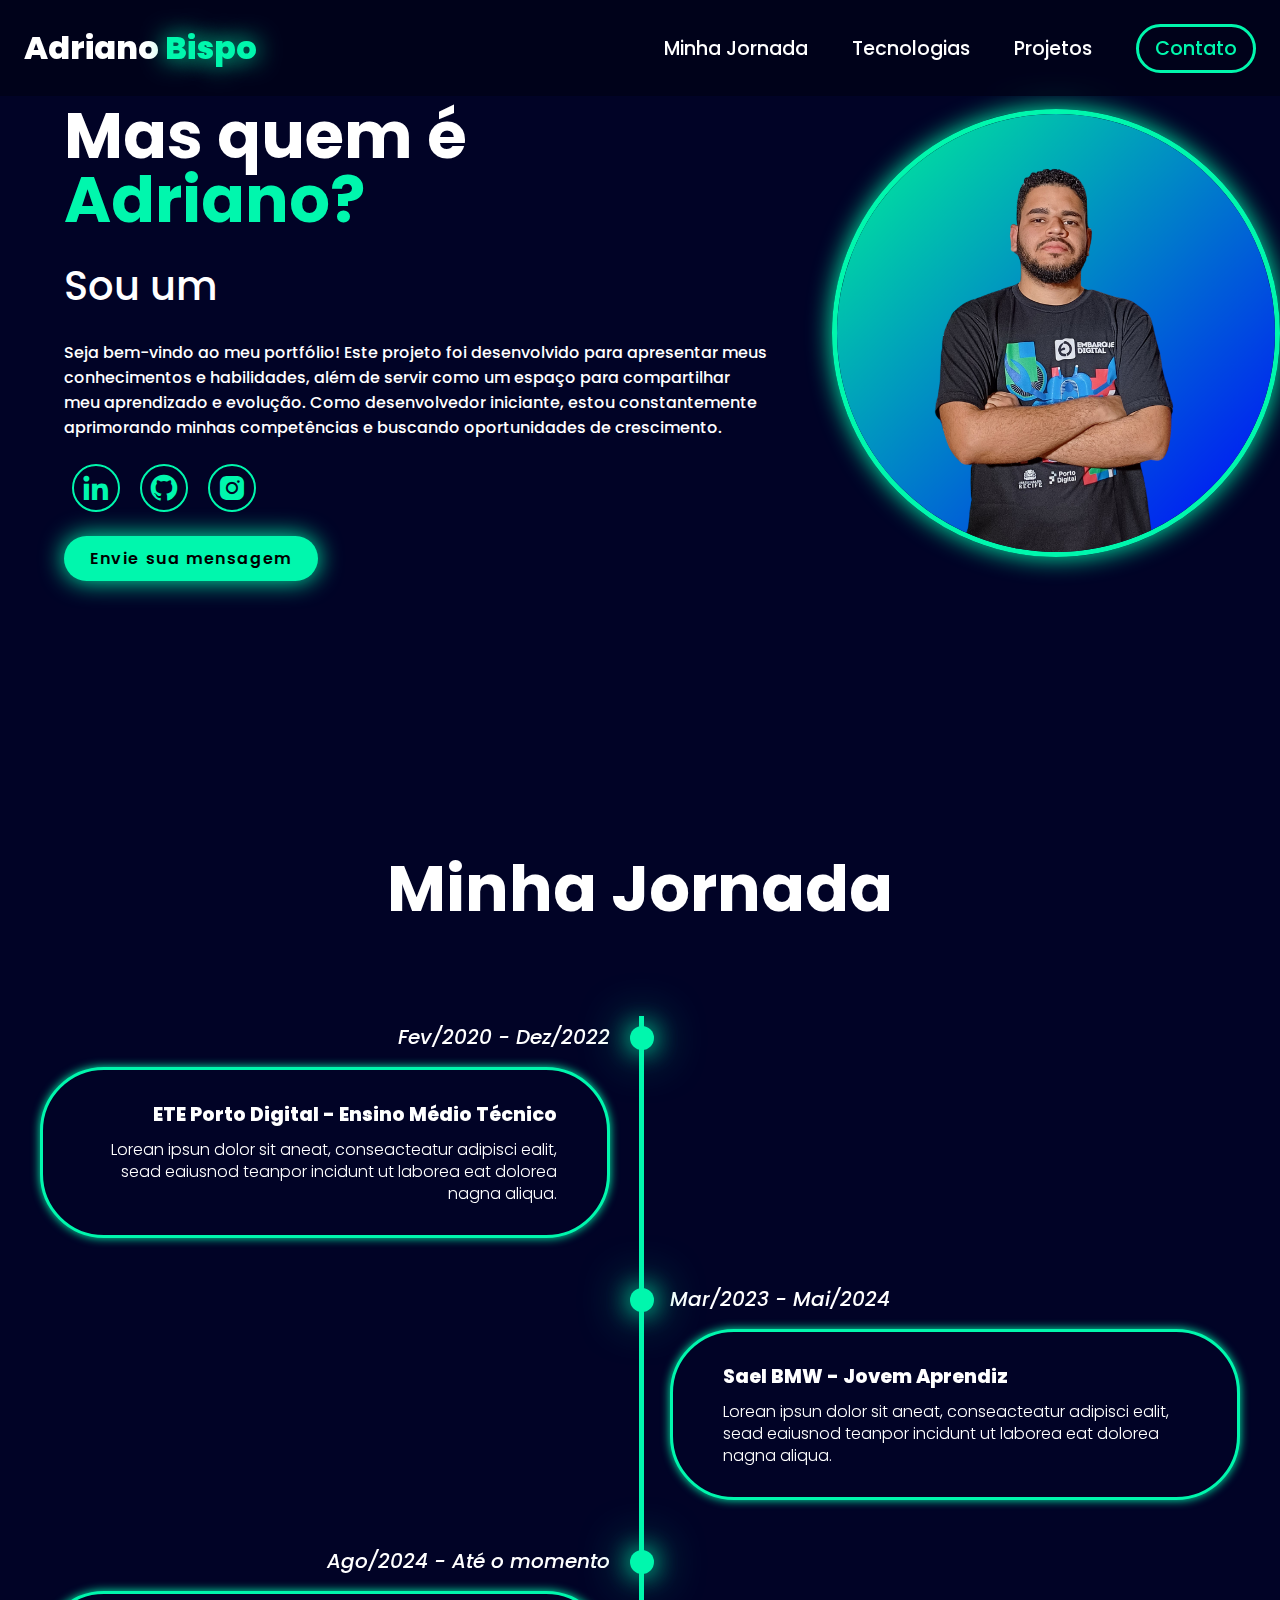
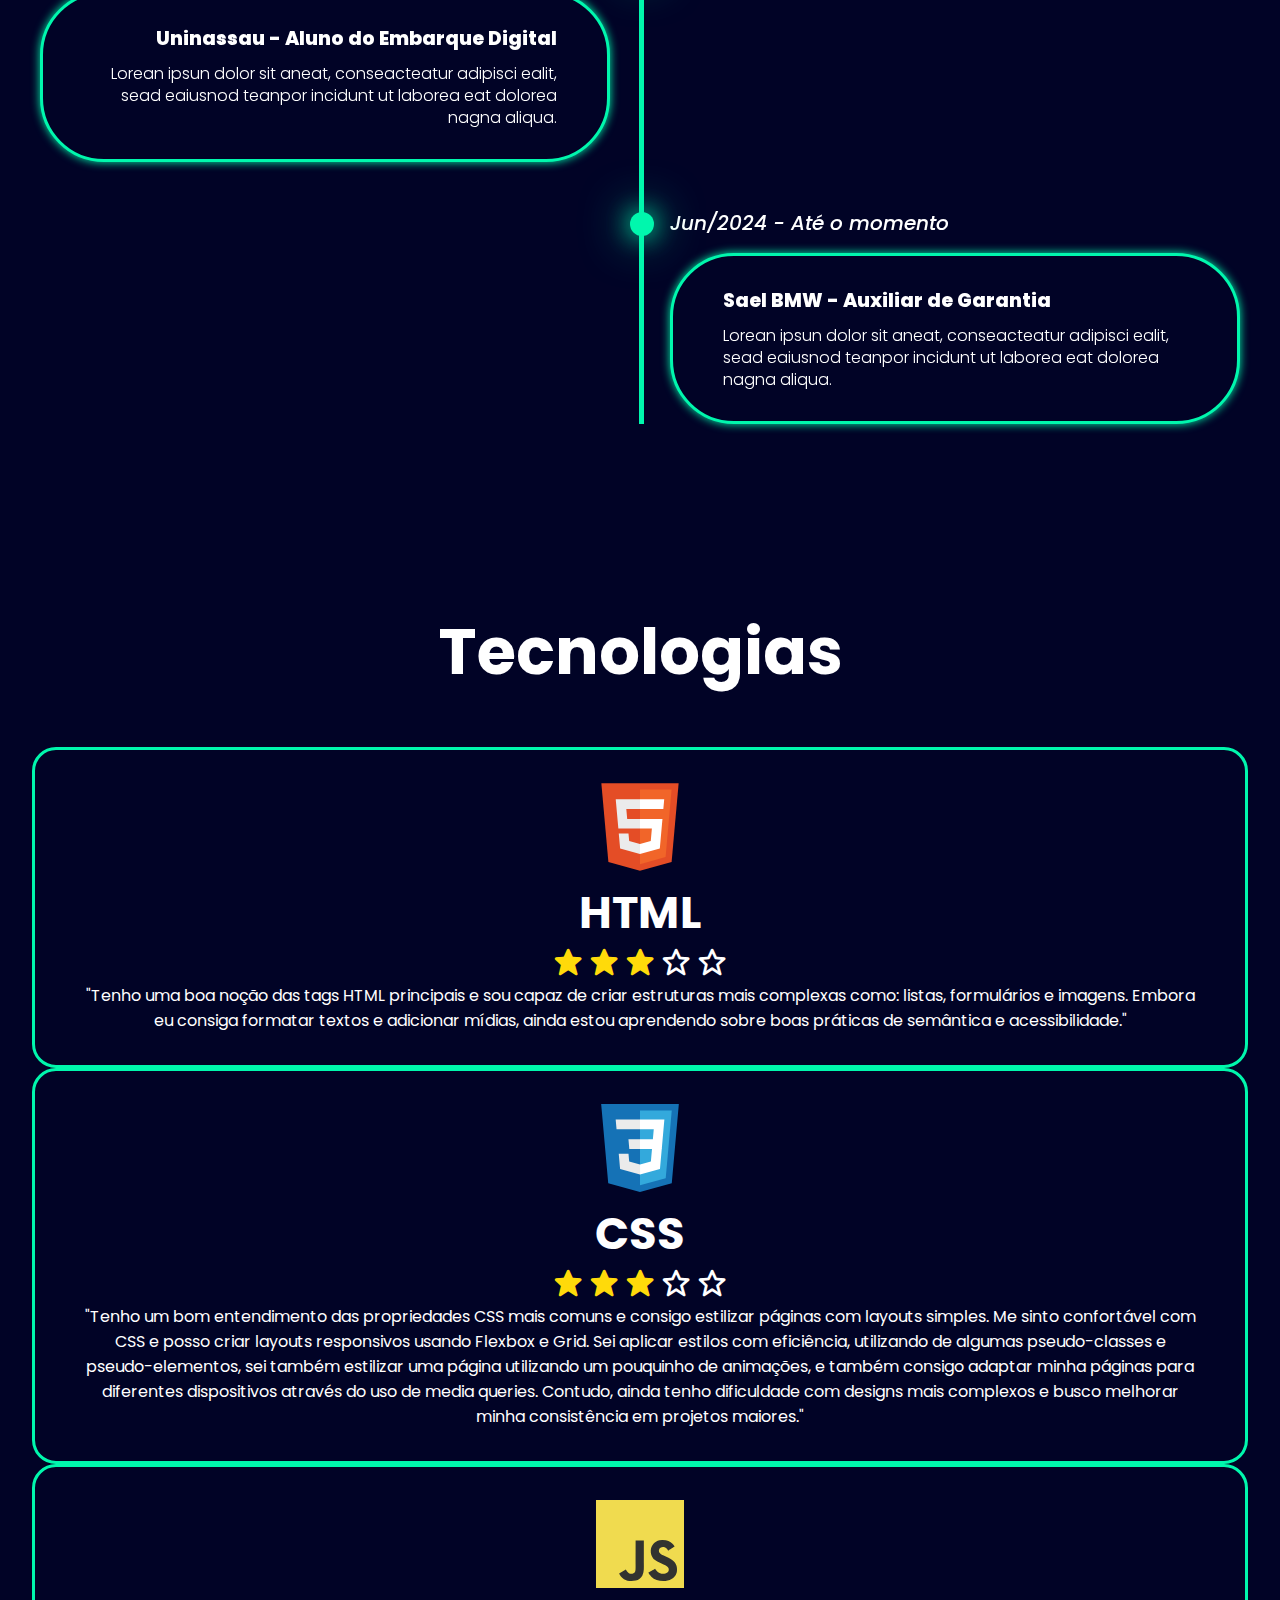
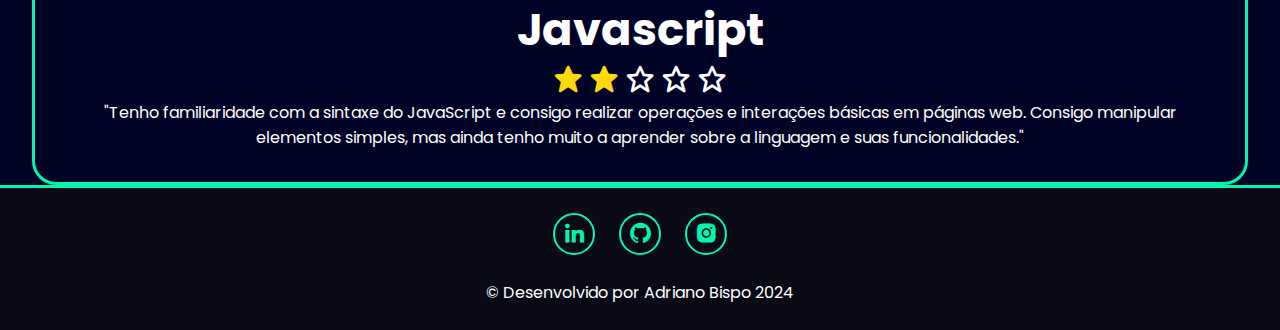
<file: index.html>
<!DOCTYPE html>
<html lang="pt-br">

<head>
    <meta charset="UTF-8">
    <meta name="viewport" content="width=device-width, initial-scale=1.0">

    <!-- Styles Links -->
    <link href='https://unpkg.com/boxicons@2.1.4/css/boxicons.min.css' rel='stylesheet'><!-- Boxicos library import -->
    <link rel="stylesheet" href="./styles/style.css"><!-- style css -->

    <title>Adriano Bispo</title>
</head>

<body>
    <!-- Header Section-->
    <header class="header">
        <a href="#introducion" class="logo">Adriano <span>Bispo</span></a>

        <i class='bx bx-menu' id="menu-icon"></i>

        <!-- Navbar -->
        <nav class="navbar">
            <a href="#journey">Minha Jornada</a>
            <a href="#techs">Tecnologias</a>
            <a href="./pages/projects.html">Projetos</a>
            <a href="./pages/contact.html" class="active">Contato</a>
        </nav>
    </header>

    <!-- Introducion Section -->
    <section class="introducion" id="introducion">
        <div class="introducion-content">
            <h1>Mas quem é <span>Adriano?</span></h1>
            <h3 class="text-animation"> Sou um <span></span></h3>
            <p>Seja bem-vindo ao meu portfólio! Este projeto foi desenvolvido para apresentar meus conhecimentos e
                habilidades, além de servir como um espaço para compartilhar meu aprendizado e evolução. Como
                desenvolvedor iniciante, estou constantemente aprimorando minhas competências e buscando oportunidades
                de crescimento.</p>

            <div class="social-icons">
                <a href="https://www.linkedin.com/in/adriano-bispo/">
                    <i class='bx bxl-linkedin'></i>
                </a>
                <a href="https://github.com/AdrianoBispo">
                    <i class='bx bxl-github'></i>
                </a>
                <a href="https://www.instagram.com/adrianov_bispo/">
                    <i class='bx bxl-instagram-alt'></i>
                </a>
            </div>

            <div class="btn-group">
                <a href="./pages/contact.html" class="btn">Envie sua mensagem</a>
            </div>
        </div>
        <div class="introducion-img">
            <img src="./img/adriano-bispo/perfil.png" alt="">
        </div>
    </section>

    <!-- Journey Section -->
    <section class="journey" id="journey">
        <h2 class="heading">Minha Jornada</h2>

        <div class="timeline-items">

            <div class="timeline-item">
                <div class="timeline-dot"></div>
                <div class="timeline-date">Fev/2020 - Dez/2022</div>
                <div class="timeline-content">
                    <h3>ETE Porto Digital - Ensino Médio Técnico</h3>
                    <p>Lorean ipsun dolor sit aneat, conseacteatur adipisci ealit, sead eaiusnod teanpor incidunt ut
                        laborea eat dolorea nagna aliqua.</p>
                </div>

            </div>

            <div class="timeline-item">
                <div class="timeline-dot"></div>
                <div class="timeline-date">Mar/2023 - Mai/2024</div>
                <div class="timeline-content">
                    <h3>Sael BMW - Jovem Aprendiz</h3>
                    <p>Lorean ipsun dolor sit aneat, conseacteatur adipisci ealit, sead eaiusnod teanpor incidunt ut
                        laborea eat dolorea nagna aliqua.</p>
                </div>

            </div>

            <div class="timeline-item">
                <div class="timeline-dot"></div>
                <div class="timeline-date">Ago/2024 - Até o momento</div>
                <div class="timeline-content">
                    <h3>Uninassau - Aluno do Embarque Digital</h3>
                    <p>Lorean ipsun dolor sit aneat, conseacteatur adipisci ealit, sead eaiusnod teanpor incidunt ut
                        laborea eat dolorea nagna aliqua.</p>
                </div>

            </div>

            <div class="timeline-item">
                <div class="timeline-dot"></div>
                <div class="timeline-date">Jun/2024 - Até o momento</div>
                <div class="timeline-content">
                    <h3>Sael BMW - Auxiliar de Garantia</h3>
                    <p>Lorean ipsun dolor sit aneat, conseacteatur adipisci ealit, sead eaiusnod teanpor incidunt ut
                        laborea eat dolorea nagna aliqua.</p>
                </div>
            </div>

        </div>

    </section>

    <!-- Techs Section -->
    <section class="techs" id="techs">
        <div class="techs-box">
            <h2 class="heading">Tecnologias</h2>

            <div class="wrapper">
                <div class="tech-item">
                    <img src="./img/icons/html5-original.svg" alt="">
                    <h2>HTML</h2>
                    <div class="rating">
                        <i class='bx bxs-star' id="golden-star"></i>
                        <i class='bx bxs-star' id="golden-star"></i>
                        <i class='bx bxs-star' id="golden-star"></i>
                        <i class='bx bx-star' id="empty-star"></i>
                        <i class='bx bx-star' id="empty-star"></i>
                    </div>
                    <p>
                        "Tenho uma boa noção das tags HTML principais e sou capaz de criar estruturas mais complexas como: listas, formulários e imagens. Embora eu consiga formatar textos e adicionar mídias, ainda estou aprendendo sobre boas práticas de semântica e acessibilidade."
                    </p>
                </div>

                <div class="tech-item">
                    <img src="./img/icons/css3-original.svg" alt="">
                    <h2>CSS</h2>
                    <div class="rating">
                        <i class='bx bxs-star' id="golden-star"></i>
                        <i class='bx bxs-star' id="golden-star"></i>
                        <i class='bx bxs-star' id="golden-star"></i>
                        <i class='bx bx-star' id="empty-star"></i>
                        <i class='bx bx-star' id="empty-star"></i>
                    </div>
                    <p>
                        "Tenho um bom entendimento das propriedades CSS mais comuns e consigo estilizar páginas com layouts simples. Me sinto confortável com CSS e posso criar layouts responsivos usando Flexbox e Grid. Sei aplicar estilos com eficiência, utilizando de algumas pseudo-classes e pseudo-elementos, sei também estilizar uma página utilizando um pouquinho de animações, e também consigo adaptar minha páginas para diferentes dispositivos através do uso de media queries. Contudo, ainda tenho dificuldade com designs mais complexos e busco melhorar minha consistência em projetos maiores."
                    </p>
                </div>

                <div class="tech-item">
                    <img src="./img/icons/javascript-original.svg" alt="">
                    <h2>Javascript</h2>
                    <div class="rating">
                        <i class='bx bxs-star' id="golden-star"></i>
                        <i class='bx bxs-star' id="golden-star"></i>
                        <i class='bx bx-star' id="empty-star"></i>
                        <i class='bx bx-star' id="empty-star"></i>
                        <i class='bx bx-star' id="empty-star"></i>
                    </div>
                    <p>
                        "Tenho familiaridade com a sintaxe do JavaScript e consigo realizar operações e interações básicas em páginas web. Consigo manipular elementos simples, mas ainda tenho muito a aprender sobre a linguagem e suas funcionalidades."
                    </p>
                </div>

            </div>
        </div>
    </section>

    <!-- Footer Section -->
    <footer class="footer">
        <div class="footer-social">
            <a href="https://www.linkedin.com/in/adriano-bispo/">
                <i class='bx bxl-linkedin'></i>
            </a>
            <a href="https://github.com/AdrianoBispo">
                <i class='bx bxl-github'></i>
            </a>
            <a href="https://www.instagram.com/adrianov_bispo/">
                <i class='bx bxl-instagram-alt'></i>
            </a>
        </div>

        <p class="copyright">© Desenvolvido por Adriano Bispo 2024</p>
    </footer>

<script src="script.js"></script>
</body>

</html>
</file>
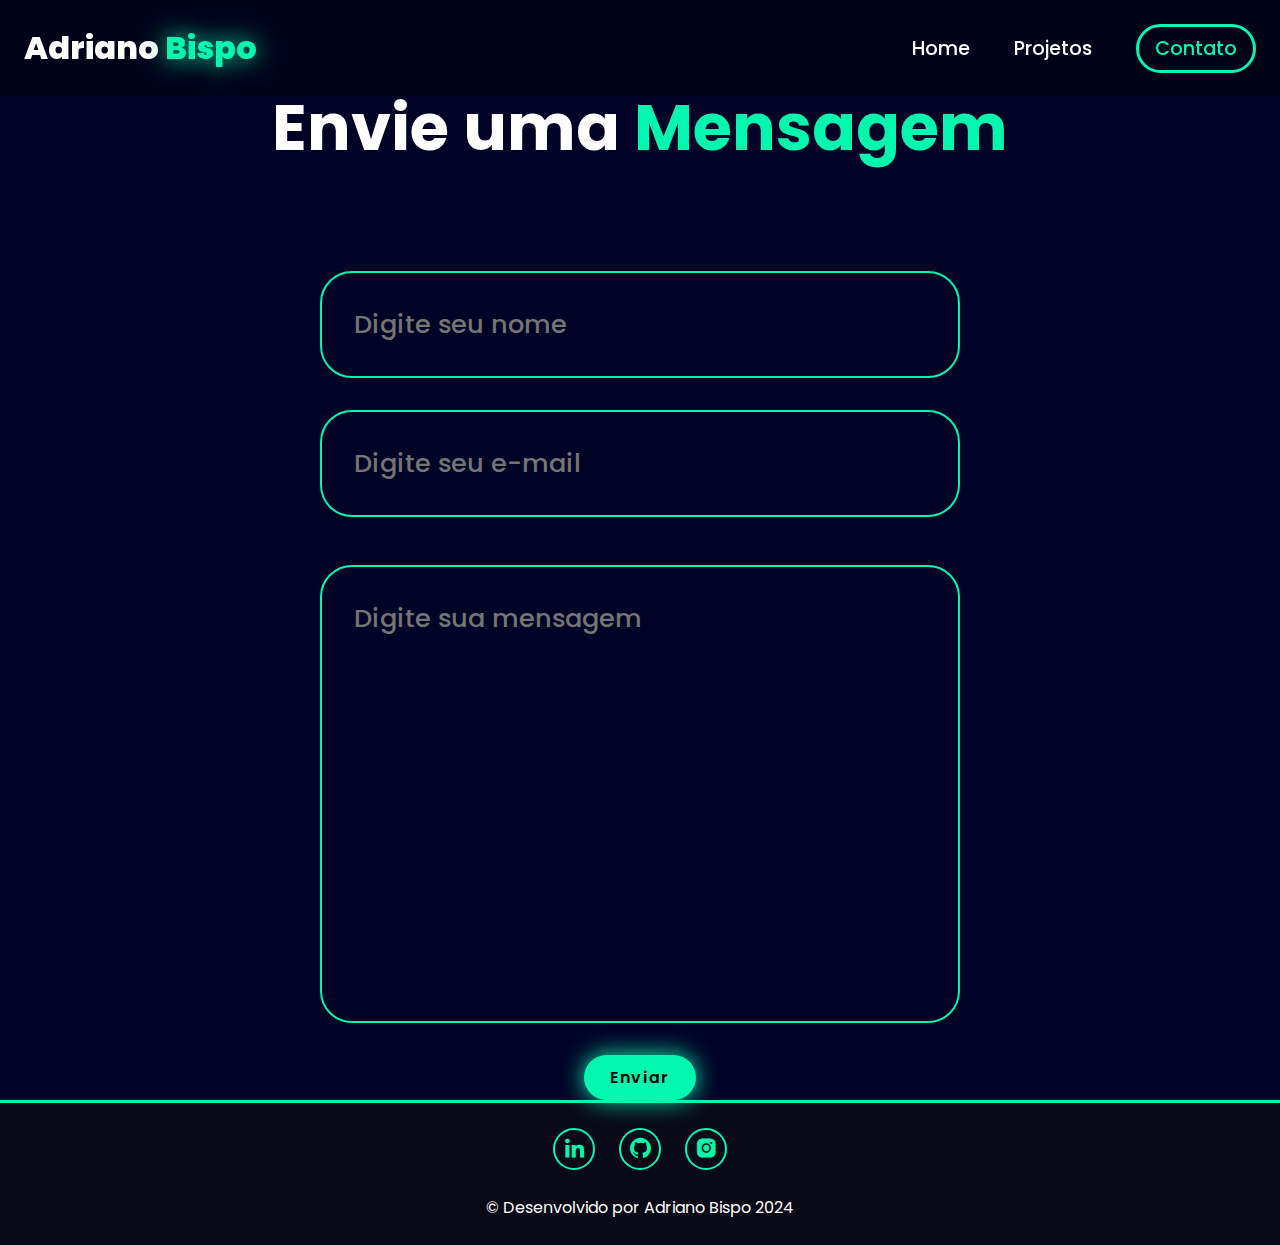
<file: pages/contact.html>
<!DOCTYPE html>
<html lang="pt-br">

<head>
    <meta charset="UTF-8">
    <meta name="viewport" content="width=device-width, initial-scale=1.0">

    <!-- Styles Links -->
    <link href='https://unpkg.com/boxicons@2.1.4/css/boxicons.min.css' rel='stylesheet'><!-- Boxicos library import -->
    <link rel="stylesheet" href="../styles/style.css"><!-- styles css -->
    <link rel="stylesheet" href="../styles/contact.css"><!-- contact style css-->

    <title>Entre em Contato</title>
</head>

<body>
    <!-- Header Section-->
    <header class="header">
        <a href="#contact" class="logo">Adriano <span>Bispo</span></a>

        <i class='bx bx-menu' id="menu-icon"></i>

        <!-- Navbar -->
        <nav class="navbar">
            <a href="../index.html#introducion">Home</a>
            <a href="../pages/projects.html">Projetos</a>
            <a href="#contact" class="active">Contato</a>
        </nav>
    </header>

    <!-- Contact Section -->
    <section class="contact" id="contact">
        <h2 class="heading">
            Envie uma <span>Mensagem</span>
        </h2>

        <!-- Area do formulário para envio dos dados -->
        <form action="https://api.staticforms.xyz/submit" method="post"> <!-- Integra a API do Static Forms -->
            <input type="hidden" name="accessKey" value="d94326f2-ef68-43cf-b26c-e41136a21a84">
            <!-- Chave de acesso da API -->

            <div class="input-group">
                <!-- Campo de Nome -->
                <input class="form__input" type="text" name="nome" placeholder="Digite seu nome" autocomplete="off" />

                <!-- Campo de E-mail -->
                <input class="form__input" type="email" name="email" placeholder="Digite seu e-mail" autocomplete="off" />

            </div>

            <!-- Campo de Mensagem -->
            <textarea id="form__textarea" name="mensagem" cols="30" rows="10" placeholder="Digite sua mensagem" autocomplete="off"></textarea>

            <!-- Botão de envio do formulário-->
            <button id="form__submit" type="submit" class="btn">Enviar</button>

        </form>
    </section>


    <!-- Footer Section -->
    <footer class="footer">
        <div class="footer-social">
            <a href="https://www.linkedin.com/in/adriano-bispo/">
                <i class='bx bxl-linkedin'></i>
            </a>
            <a href="https://github.com/AdrianoBispo">
                <i class='bx bxl-github'></i>
            </a>
            <a href="https://www.instagram.com/adrianov_bispo/">
                <i class='bx bxl-instagram-alt'></i>
            </a>
        </div>

        <p class="copyright">© Desenvolvido por Adriano Bispo 2024</p>
    </footer>

    <script src="../script.js"></script>
</body>

</html>
</file>
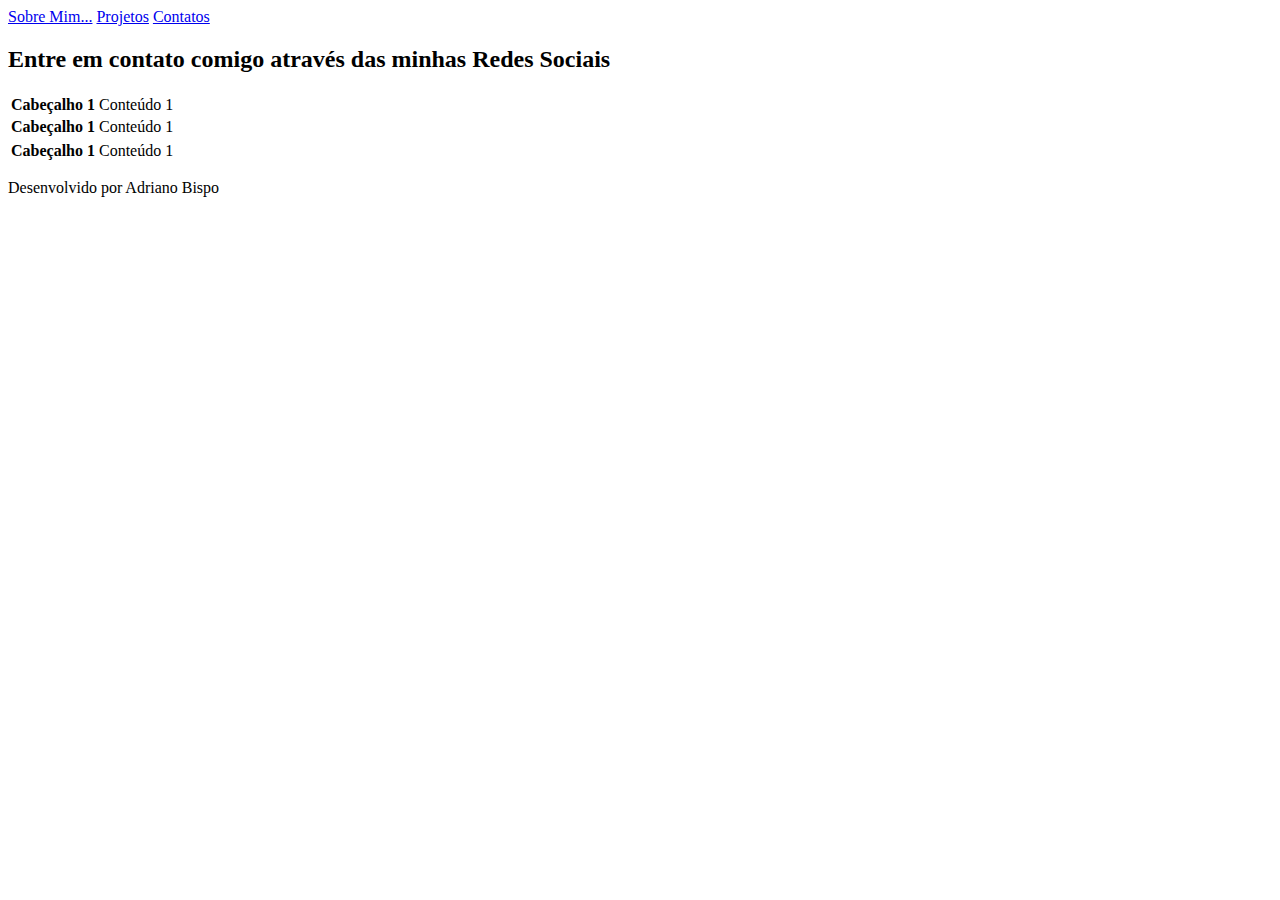
<file: pages/contatos.html>
<!DOCTYPE html>
<html lang="en">
<head>
    <meta charset="UTF-8">
    <meta name="viewport" content="width=device-width, initial-scale=1.0">
    <title>Contatos</title>
</head>
<body>
    <header>
        <nav>
            <a href="../index.html#sobre-mim">Sobre Mim...</a>
            <a href="projetos.html">Projetos</a>
            <a href="#">Contatos</a>
        </nav>
    </header>

<main>
    <section>
        <h2>Entre em contato comigo através das minhas Redes Sociais</h2>
    
        <table>
            <tr>
                <th>Cabeçalho 1</th>
                <td>Conteúdo 1</td>
            </tr>

            <tr>
                <th>Cabeçalho 1</th>
                <td>Conteúdo 1</td>
            </tr>

            <tr></tr>
                <th>Cabeçalho 1</th>
                <td>Conteúdo 1</td>
            </tr>
        </table>
    </section>
</main>

<footer> <p>Desenvolvido por Adriano Bispo</p> </footer>
</body>
</html>
</file>
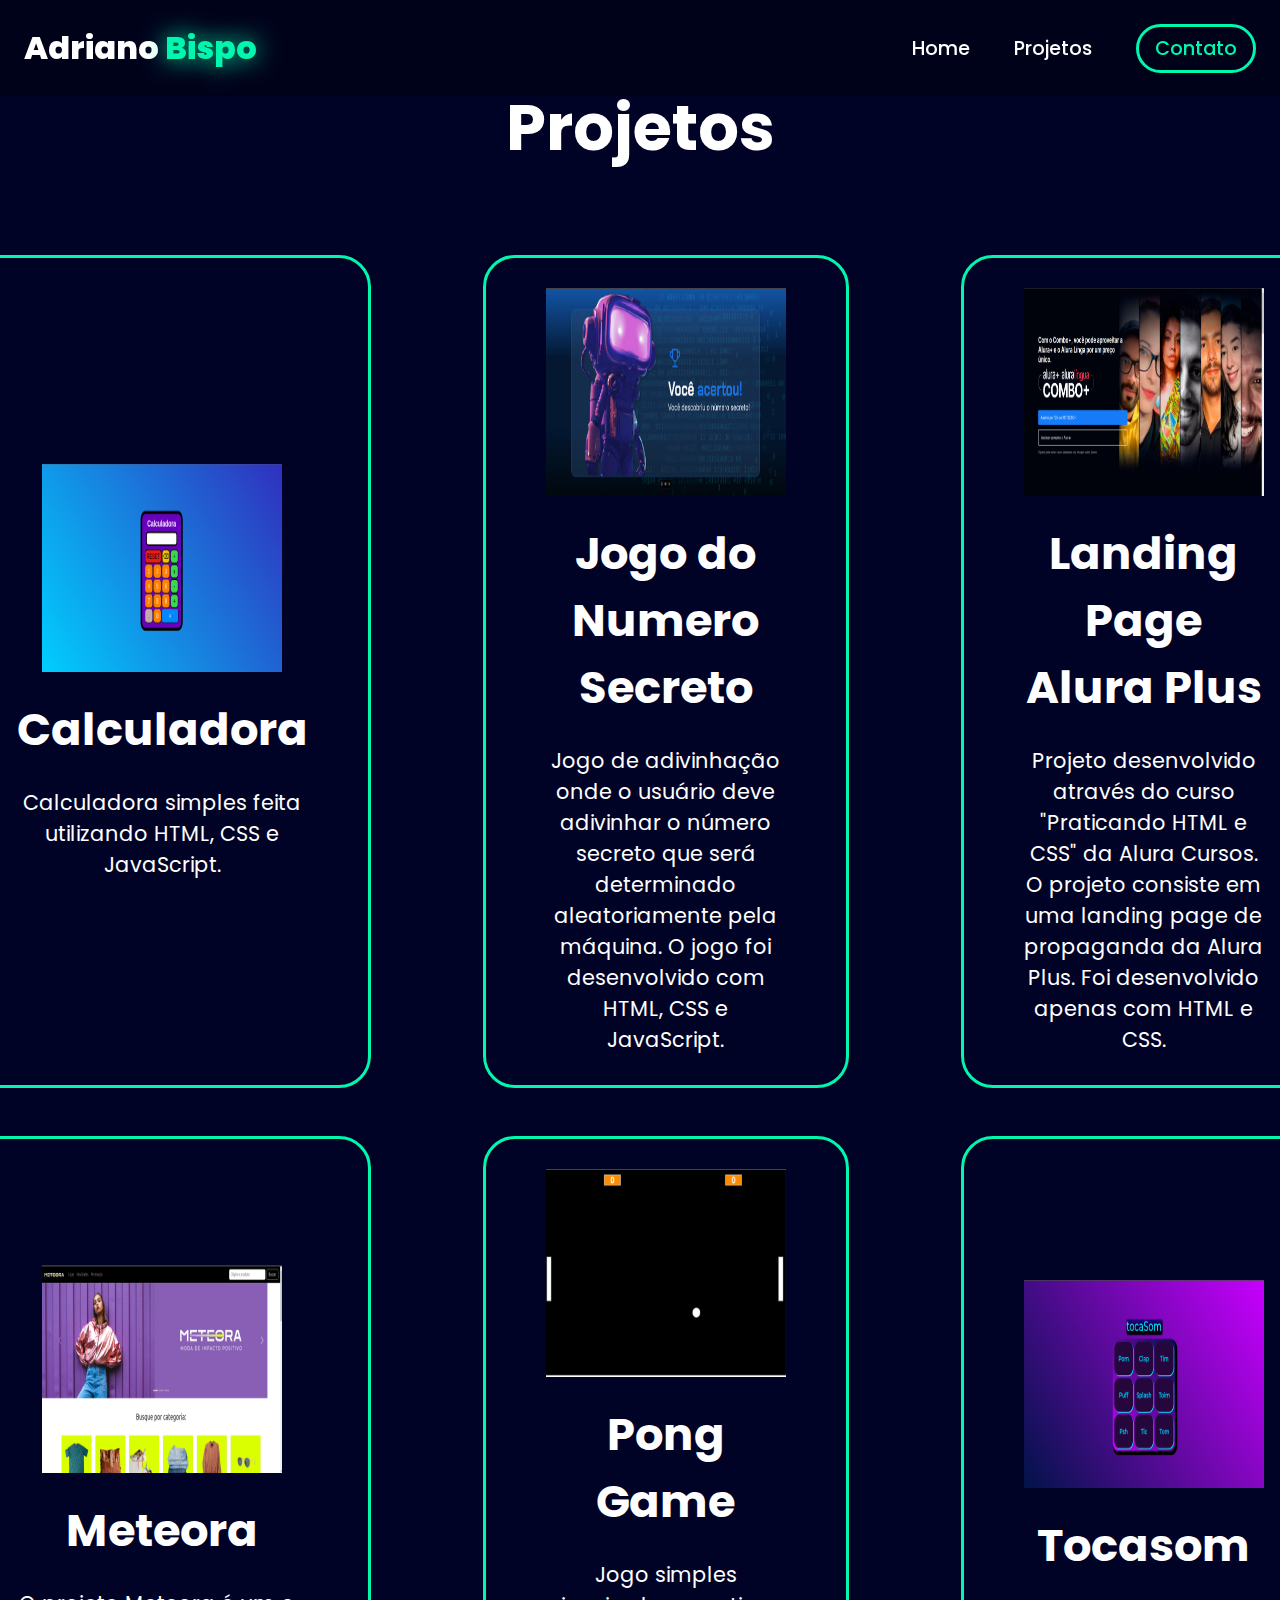
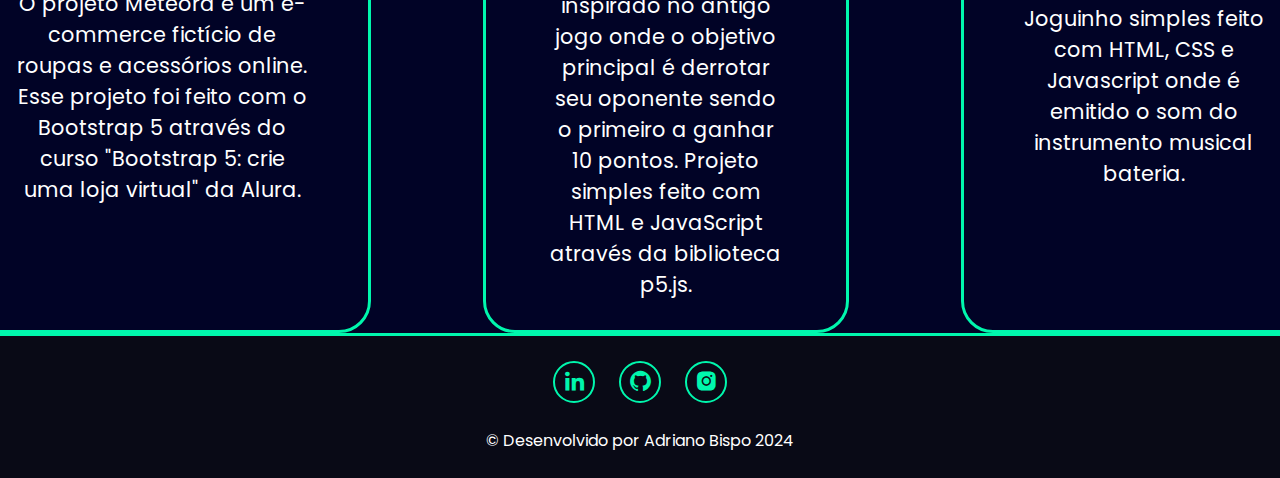
<file: pages/projects.html>
<!DOCTYPE html>
<html lang="pt-br">

<head>
    <meta charset="UTF-8">
    <meta name="viewport" content="width=device-width, initial-scale=1.0">

    <!-- Styles Links -->
    <link href='https://unpkg.com/boxicons@2.1.4/css/boxicons.min.css' rel='stylesheet'><!-- Boxicos library import -->
    <link rel="stylesheet" href="../styles/style.css"><!-- style css -->
    <link rel="stylesheet" href="../styles/projects.css">
    <title>Projetos</title>
</head>

<body>
    <!-- Header Section-->
    <header class="header">
        <a href="#projects" class="logo">Adriano <span>Bispo</span></a>

        <i class='bx bx-menu' id="menu-icon"></i>

        <!-- Navbar -->
        <nav class="navbar">
            <a href="../index.html#introducion">Home</a>
            <a href="#projects">Projetos</a>
            <a href="./contact.html" class="active">Contato</a>
        </nav>
    </header>

    <!-- Projects Section -->
    <section class="projects" id="projects">
        <div class="projects-box">
            <h2 class="heading">Projetos</h2>

            <div class="wrapper">
                <div class="project-item">
                    <img src="../img/projetos/calculadora.png" alt="">
                    <h2>Calculadora</h2>
                    <p>
                        Calculadora simples feita utilizando HTML, CSS e JavaScript.
                    </p>
                </div>

                <div class="project-item">
                    <img src="../img/projetos/jogo-numero-secreto.png" alt="">
                    <h2>Jogo do Numero Secreto</h2>
                    <p>
                        Jogo de adivinhação onde o usuário deve adivinhar o número secreto que será determinado aleatoriamente pela máquina. O jogo foi desenvolvido com HTML, CSS e JavaScript.
                    </p>
                </div>

                <div class="project-item">
                    <img src="../img/projetos/landing-page-alura.png" alt="">
                    <h2>Landing Page Alura Plus</h2>
                    <p>
                        Projeto desenvolvido através do curso "Praticando HTML e CSS" da Alura Cursos. O projeto consiste em uma landing page de propaganda da Alura Plus. Foi desenvolvido apenas com HTML e CSS.
                    </p>
                </div>

                <div class="project-item">
                    <img src="../img/projetos/meteora.png" alt="">
                    <h2>Meteora</h2>
                    <p>
                        O projeto Meteora é um e-commerce fictício de roupas e acessórios online. Esse projeto foi feito com o Bootstrap 5 através do curso "Bootstrap 5: crie uma loja virtual" da Alura.
                    </p>
                </div>

                <div class="project-item">
                    <img src="../img/projetos/pong-game.png" alt="">
                    <h2>Pong Game</h2>
                    <p>
                        Jogo simples inspirado no antigo jogo onde o objetivo principal é derrotar seu oponente sendo o primeiro a ganhar 10 pontos. Projeto simples feito com HTML e JavaScript através da biblioteca p5.js.
                    </p>
                </div>

                <div class="project-item">
                    <img src="../img/projetos/toca-som.png" alt="">
                    <h2>Tocasom</h2>
                    <p>
                        Joguinho simples feito com HTML, CSS e Javascript onde é emitido o som do instrumento musical bateria.
                    </p>
                </div>

            </div>
        </div>
    </section>

    <!-- Footer Section -->
    <footer class="footer">
        <div class="footer-social">
            <a href="https://www.linkedin.com/in/adriano-bispo/">
                <i class='bx bxl-linkedin'></i>
            </a>
            <a href="https://github.com/AdrianoBispo">
                <i class='bx bxl-github'></i>
            </a>
            <a href="https://www.instagram.com/adrianov_bispo/">
                <i class='bx bxl-instagram-alt'></i>
            </a>
        </div>

        <p class="copyright">© Desenvolvido por Adriano Bispo 2024</p>
    </footer>

    <script src="../script.js"></script>
</body>

</html>
</file>
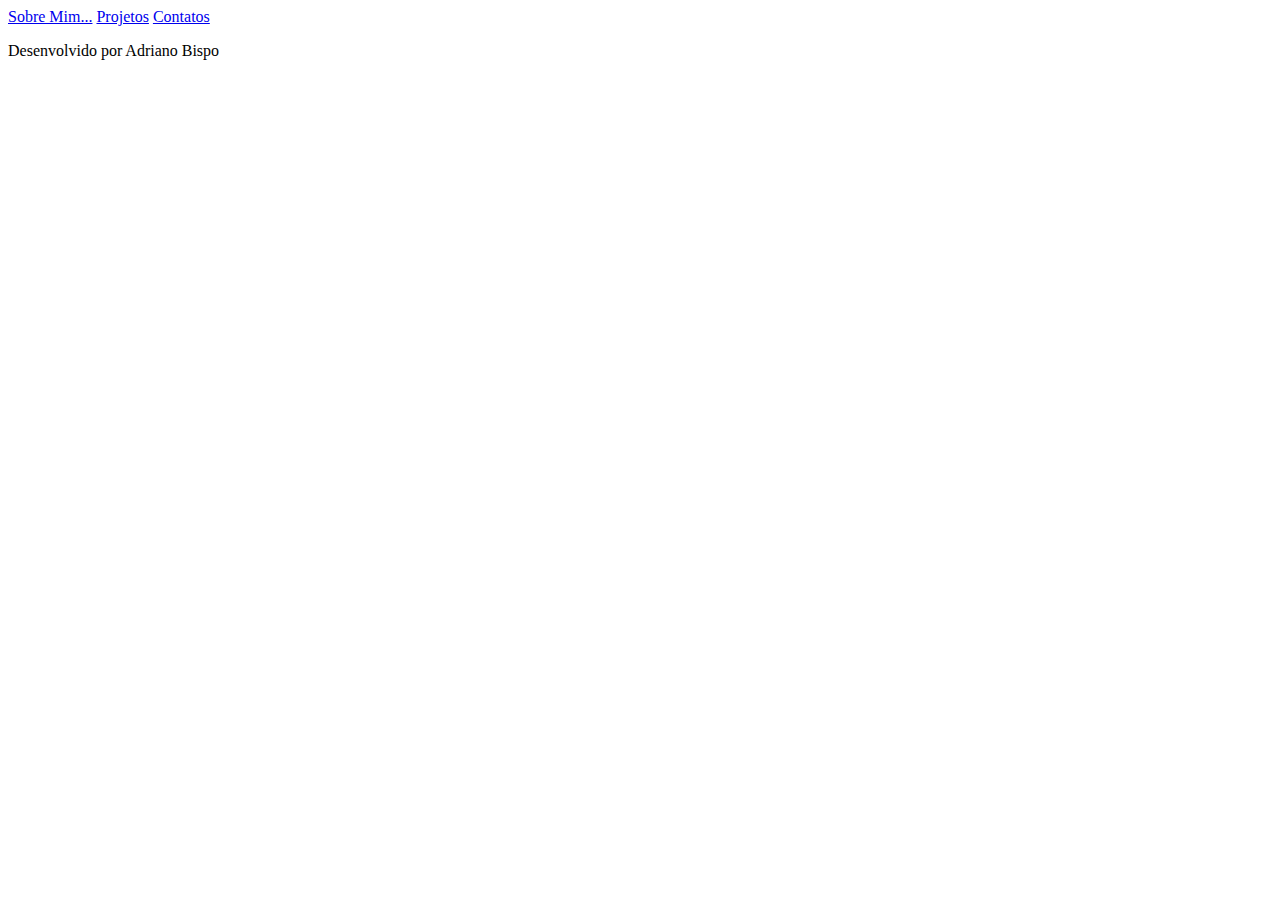
<file: pages/projetos.html>
<!DOCTYPE html>
<html lang="en">
<head>
    <meta charset="UTF-8">
    <meta name="viewport" content="width=device-width, initial-scale=1.0">
    <title>Meus Projetos</title>
</head>
<body>
    <header>
        <nav>
            <a href="../index.html#sobre-mim">Sobre Mim...</a>
            <a href="#">Projetos</a>
            <a href="contatos.html">Contatos</a>
        </nav>
    </header>
    
    <main>

    </main>

    <footer> <p>Desenvolvido por Adriano Bispo</p> </footer>
</body>
</html>
</file>
<file: styles/style.css>
@import url('https://fonts.googleapis.com/css2?family=Poppins:ital,wght@0,100;0,200;0,300;0,400;0,500;0,600;0,700;0,800;0,900;1,100;1,200;1,300;1,400;1,500;1,600;1,700;1,800;1,900&display=swap');

/* Remove Styles of Browsers */
* {
    margin: 0;
    padding: 0;
    box-sizing: border-box;
    scroll-behavior: smooth;
    font-family: "Poppins", sans-serif;
    text-decoration: none;
}

/* Declaritions of Variables */
:root {
    --bg-color: #010326;
    --second-bg-color: #090a16;
    --text-color: #fff;
    --main-color: #00f7ad;
}

body {
    background-color: var(--bg-color);
    color: var(--text-color);
}

body::-webkit-scrollbar {
    width: 10px;
}

body::-webkit-scrollbar-thumb {
    background-color: var(--main-color);
    border-radius: 10px;
}

body::-webkit-scrollbar-track {
    background-color: var(--bg-color);
}

/* Header Section */
.header {
    position: fixed;
    top: 0;
    left: 0;
    width: 100%;
    padding: 1.5rem 1.5rem;
    background: rgba(0, 0, 0, 0.3);
    backdrop-filter: blur(10px);
    display: flex;
    justify-content: space-between;
    align-items: center;
}

.logo {
    font-size: 2rem;
    color: var(--text-color);
    font-weight: 800;
    cursor: pointer;
    transition: 0.3s;
}

.logo:hover {
    transform: scale(1.1);
}

.logo span {
    text-shadow: 0 0 25px var(--main-color);
}

.navbar a{
    font-size: 1.2rem;
    color: var(--text-color);
    margin-left: 2.5rem;
    font-weight: 500;
    transition: 0.3s ease;
    border-bottom: 3px solid transparent;
}

.navbar a:hover {
    color: var(--main-color);
    border-bottom: 3px solid var(--main-color);
}

.navbar a.active {
    color: var(--main-color);
    border: 3px solid var(--main-color);
    border-radius: 25px;
    padding: 0.5rem 1rem;
}

.navbar a.active:hover {
    font-weight: 900 ;
    color: var(--text-color);
    background-color: var(--main-color);
}

#menu-icon {
    display: none;
    font-size: 2.5rem;
    color: var(--main-color);
    cursor: pointer;
}

/* Introducion Section */

.introducion {
    display: flex;
    flex-direction: row;
    justify-content: baseline;

}

.introducion-content {
    display: flex;
    flex-direction: column;
    text-align: left;
    justify-content: center;
    margin: 5rem 4rem;
}

.introducion-content h1{
    font-size: 4rem;
    font-weight: 700;
    margin-top: 1.5rem;
    line-height: 1;
}

.introducion-content h3{
    font-size: 2.5rem;
    font-weight: 500;
    margin: 1.5rem 0rem;
}

span {
    color: var(--main-color);
}

.introducion-img img {
    margin-top: 6.8rem;
    border: solid 5px var(--main-color);
    width: 35vw;
    height: 35vw;
    border-radius: 50%;
    box-shadow: 0 0 25px var(--main-color);
    transition: 0.3s ease-in-out;
}

.introducion-img img:hover {
    box-shadow: 0 0 25px var(--main-color),
                0 0 50px var(--main-color),
                0 0 100px var(--main-color);
}

.introducion-content p {
    text-align: left;
    font-size: 1rem;
    font-weight: 500;
}

.social-icons a{
    display: inline-flex;
    justify-content: center;
    align-items: center;
    width: 3rem;
    height: 3rem;
    background: transparent;
    border: 2px solid var(--main-color);
    font-size: 2rem;
    border-radius: 50%;
    color: var(--main-color);
    margin: 1.5rem 0.5rem;
    transition: 0.3s ease-in-out;
}

.social-icons a:hover {
    color: var(--text-color);
    transform: scale(1.2);
    box-shadow: 0 0 25px var(--main-color);
    background-color: var(--main-color);
}

.btn {
    display: inline-block;
    padding: 0.5rem 1.5rem;
    background: var(--main-color);
    box-shadow: 0 0 25px var(--main-color);
    border-radius: 4rem;
    font-size: 1rem;
    color: #000;
    border: 2px solid transparent;
    letter-spacing: 0.1rem;
    font-weight: 600;
    transition: 0.3s ease-in-out;
    cursor: pointer;
}

.btn:hover {
    transform: scale(1.05);
    box-shadow: 0 0 50px var(--main-color);
    color: var(--text-color);
    font-weight: 800;
}

.text-animation {
    font-size: 2.5rem;
    font-weight: 600;
}

.text-animation span{
    position: relative;
}

.text-animation span::before {
    content: "Mobile Developer";
    color: var(--main-color);
    animation: words 20s infinite;
}

.text-animation span::after {
    content: "";
    background-color: var(--bg-color);
    position: absolute;
    width: calc(100% + 8px);
    height: 100%;
    border-left: 3px solid var(--bg-color);
    right: -8px;
    animation: cursor 0.6s infinite, typing 20s steps(20) infinite;
}

/* Words Animation */

@keyframes cursor {
    to {
        border-left:2px solid var(--main-color);
    }
 
}

@keyframes words {
    0%, 25% {
        content: "Frontend Developer";
    }

    26%, 50% {
        content: "Backend Developer";
    }

    51%, 75%{
        content: "UX Designer";
    }

    76%, 100%{
        content: "UI Designer";
    }

}

@keyframes typing {
    10%, 15%, 30%, 35%, 50%, 55%, 70%, 75%, 90%, 95% {
        width: 0;
    }

    5%, 20%, 25%, 40%, 45%, 60%, 65%, 80%, 85% {
        width: calc(100% + 8px);
    }
}

/* Journey Section */

.heading {
    font-size: 4rem;
    text-align: center;
    margin: 5rem 0;
}

.journey {
    padding: 100px 15px;
}

.journey h2 {
    margin-bottom: 5rem;
}

.timeline-items {
    max-width: 1200px;
    margin: auto;
    display: flex;
    flex-wrap: wrap;
    position: relative;

}

.timeline-items::before {
    content: "";
    position: absolute;
    width: 5px;
    height: 100%;
    background-color: var(--main-color);
    left: calc(50% - 1px);
}

.timeline-item {
    margin-bottom: 40px;
    width: 100%;
    position: relative;
}

.timeline-item:last-child {
    margin-bottom: 0;
}

.timeline-item:nth-child(odd) {
    padding-right: calc(50% + 30px);
    text-align: right;
}

.timeline-item:nth-child(even) {
    padding-left: calc(50% + 30px);
}

.timeline-dot {
    height: 1.5rem;
    width: 1.5rem;
    background-color: var(--main-color);
    box-shadow: 0 0 25px var(--main-color),
                0 0 50px var(--main-color);
    position: absolute;
    left: calc(50% - 10px);
    border-radius: 50%;
    top: 10px;
}

.timeline-date {
    font-size: 20px;
    font-weight: 500;
    font-style: italic;   
    margin: 6px 0 15px;
}

.timeline-content {
    background-color: var(--bg-color);
    border: 3px solid var(--main-color);
    padding: 30px 50px;
    border-radius: 4rem;
    box-shadow: 0 0 10px var(--main-color);
    cursor: pointer;
    transition: 0.3s ease-in-out;
}

.timeline-content:hover {
    transform: scale(1.05);
    box-shadow: 0 0 25px var(--main-color);
}

.timeline-content h3 {
    font-size: 1.2rem;
    margin: 0 0 10px;
    font-weight: 800;
}

.timeline-content p {
    font-size: 1rem;
    font-weight: 300;
    line-height: 22px;
}

/* Techs Section */

.techs .heading {
    margin-bottom: 3rem;
}

.techs-box img {
    width: 10vw;
    height: 10vh;
}

.techs-container {
    display: flex;
}

.tech-item {
    border: 3px solid var(--main-color);
    border-radius: 1.5rem;
    margin: 0 2rem;
    padding: 2rem 3rem;
    cursor: pointer;
    text-align: center;
    color: var(--text-color); 
    transition: 0.3s ease-in-out;
}

.tech-item:hover {
   border: 3px solid var(--main-color);
   transform: translateY(-10px)scale(1.03);
   box-shadow: 0 0 50px var(--main-color);
}

.tech-item h2 {
    font-size: 2.8rem;
}

.tech-item p {
    font-size: 1rem;
}

#golden-star {
    color: #ffda0a;
    font-size: 2rem;
}

#empty-star {
    color: #fff;
    font-size: 2rem;
}

/* Footer Section */

.footer {
    height: max-content;
    padding: 25px 0;
    background-color: var(--second-bg-color);
    border-top: 3px solid var(--main-color);
}

.footer-social {
    text-align: center;
    padding-bottom: 25px;
    color: var(--main-color);
}

.footer-social a {
    font-size: 25px;
    color: var(--main-color);
    border: 2px solid var(--main-color);
    width: 42px;
    height: 42px;
    line-height: 42px;
    display: inline-block;
    text-align: center;
    border-radius: 50%;
    margin: 0 10px;
    transition: 0.3s ease-in-out;
}

.footer-social a:hover {
    transform: scale(1.18);
    background-color: var(--main-color);
    box-shadow: 0 0 25px var(--main-color);
    color: var(--text-color);
}

.footer .copyright {
    text-align: center;
    font-size: 1rem;
    color: var(--text-color);
}

/* Responsiveness Section */

@media(max-width: 991px) {
    header {
        padding: 2rem 3%;
    }

    section {
        padding: 10rem 3% 2rem;
    }

    .timeline-items::before {
        left: 7px;
    }

    .timeline-item:nth-child(odd) {
        padding-right: 0;
        text-align: left;
    }

    .timeline-item:nth-child(odd),
    .timeline-item:nth-child(even) {
        padding-left: 37px;
    }

    .timeline-dot {
        left: 0; 
    }

    .techs {
        padding-bottom: 7rem;
    }

    .testimonials .wrapper {
        grid-template-columns: repeat(1, 1fr);
    }

    .contact form {
        flex-direction: column;
    }

    .footer {
        padding: 2rem 3%;
    }

}

@media(max-width: 895px) {
    #menu-icon {
        display: block;
    }

    .navbar {
       position: absolute;
       top: 10%;
       right: 0;
       width: 50%;
       padding: 1rem ;
       background: rgba(0, 0, 0, 0.2);
       backdrop-filter: blur(20px);
       border-bottom-left-radius: 2rem;
       border-left: 2px solid var(--main-color);
       border-bottom: 2px solid var(--main-color);
       display: none;
    }

    .navbar.active {
        display: block;
    }

    .navbar a {
        display: block;
        font-size: 1rem;
        margin: 1rem 0;
        color: var(--text-color);
    }

    .introducion{
        flex-direction: column-reverse;
        margin: 5rem 4rem;
    }

    .introducion-content h3{
        font-size: 2.6rem;
    }

    .introducion-content h1 {
        font-size: 8rem;
        margin-top: 3rem;
    }

    .introducion-content p {
        max-width: 600px;
        margin: 0 auto;
    }

    .introducion-img img {
        width: 56vw;
    }

    .techs h2 {
        margin-bottom: 3rem;
    }

    .techs-box {
        grid-template-columns: repeat(1, 1fr);
    }

}
</file>
<file: styles/contact.css>
/* Contact Section */

.contact h2 {
    margin-bottom: 3rem;
    color: var(--text-color);
}

.contact form {
    display: flex;
    flex-direction: column;
    align-items:center;
}

.input-group {
    display: flex;
    flex-direction: column;
    gap: 2rem;
    width: 50%;
    margin: 3rem;
}

form input {
    padding: 2rem;
    background: transparent;
    border: 2px solid var(--main-color);
    border-radius: 2rem;
    font-size: 1.6rem;
    font-weight: 500;
}

form textarea {
    width: 50%;
    padding: 2rem;
    background: transparent;
    border: 2px solid var(--main-color);
    border-radius: 2rem;
    color: var(--text-color);
    font-size: 1.6rem;
    font-weight: 500;
    resize: none;
}

.contact form .btn {
    margin-top: 2rem;
}
</file>
<file: styles/projects.css>
/* Projects Section */

.projects-box {
    background-size: cover;
    display: flex;
    align-items: center;
    justify-content: center;
    flex-direction: column;
}

.projects .heading {
    margin-bottom: 5rem;
}

.projects-box img {
    width: 15rem;
    height: 13rem;
}

.wrapper {
    display: grid;
    grid-template-columns: repeat(3, 1fr);
    gap: 3rem;
}

.project-item {
    min-height: 450px;
    max-width: 450px;
    border: 3px solid var(--main-color);
    border-radius: 2rem;
    margin: 0 2rem;
    padding: 30px 60px;
    cursor: pointer;
    display: flex;
    flex-direction: column;
    align-items: center;
    justify-content: center;
    text-align: center;
    gap: 1.5rem;
    color: var(--text-color); 
    transition: 0.3s ease-in-out;
}

.project-item:hover {
   border: 3px solid var(--main-color);
   transform: translateY(-10px)scale(1.03);
   box-shadow: 0 0 50px var(--main-color);
}

.project-item h2 {
    font-size: 2.8rem;
}

.project-item p {
    font-size: 1.3rem;
}
</file>
